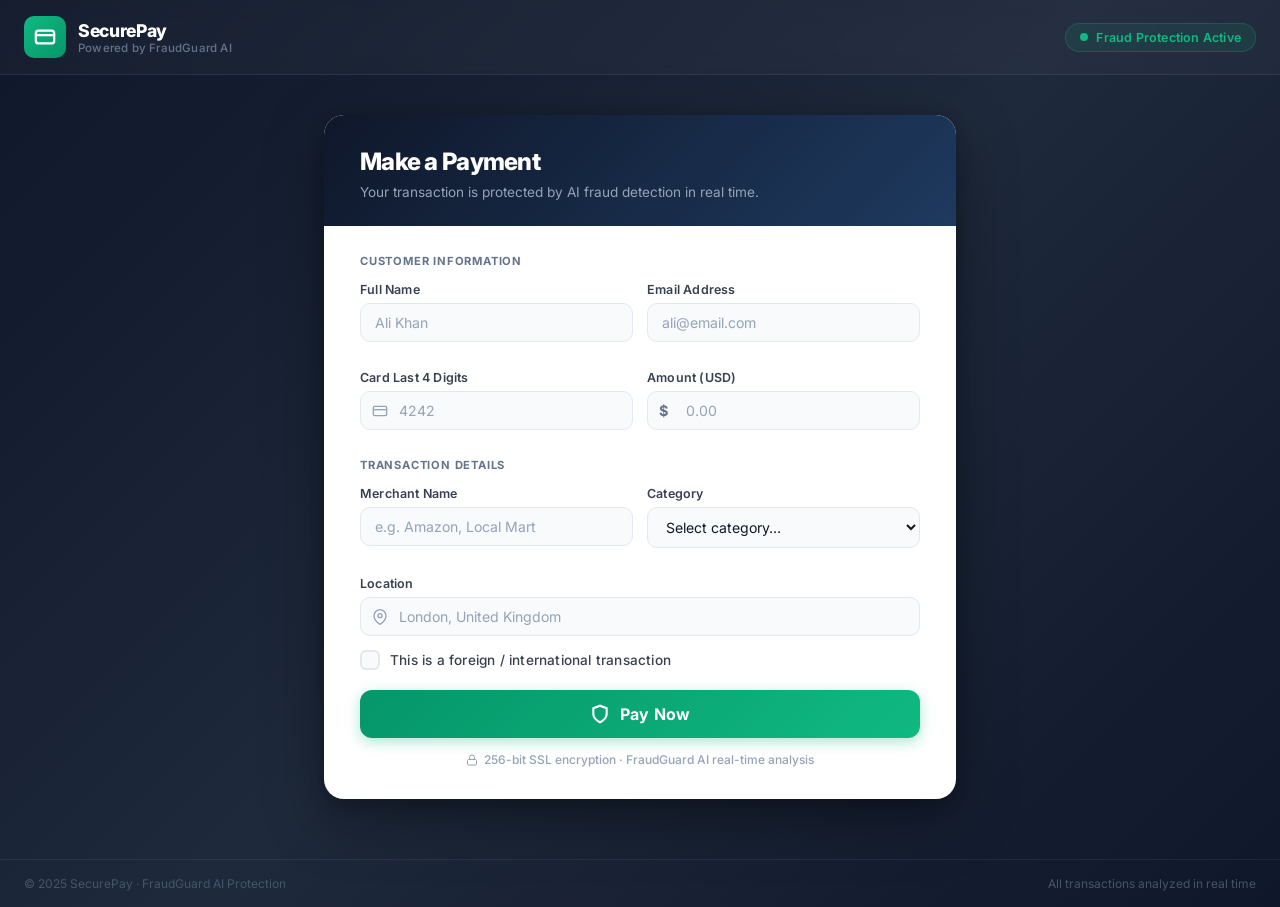
<file: dummy_transaction_app/index.html>
<!DOCTYPE html>
<html lang="en">
<head>
  <meta charset="UTF-8" />
  <meta name="viewport" content="width=device-width, initial-scale=1.0" />
  <title>SecurePay – Banking Transaction App</title>
  <meta name="description" content="SecurePay – Secure banking powered by FraudGuard AI Fraud Detection" />
  <link rel="preconnect" href="https://fonts.googleapis.com" />
  <link href="https://fonts.googleapis.com/css2?family=Inter:wght@300;400;500;600;700;800&display=swap" rel="stylesheet" />
  <link rel="stylesheet" href="/dummy_transaction_app/style.css" />
</head>
<body>
  <div class="app-shell">

    <!-- Header -->
    <header class="sp-header">
      <div class="sp-logo">
        <div class="sp-logo-icon">
          <svg width="22" height="22" viewBox="0 0 24 24" fill="none" stroke="currentColor" stroke-width="2.5">
            <rect x="2" y="5" width="20" height="14" rx="3"/>
            <line x1="2" y1="10" x2="22" y2="10"/>
          </svg>
        </div>
        <div>
          <div class="sp-logo-name">SecurePay</div>
          <div class="sp-logo-sub">Powered by FraudGuard AI</div>
        </div>
      </div>
      <div class="sp-header-badge">
        <span class="pulse-dot"></span>
        Fraud Protection Active
      </div>
    </header>

    <!-- Main Content -->
    <main class="sp-main">

      <!-- FORM SCREEN -->
      <div id="form-screen">
        <div class="sp-card">
          <div class="sp-card-header">
            <h1 class="sp-title">Make a Payment</h1>
            <p class="sp-subtitle">Your transaction is protected by AI fraud detection in real time.</p>
          </div>

          <form id="payment-form" onsubmit="return false" autocomplete="off">

            <!-- Customer Info -->
            <div class="form-section-label">Customer Information</div>
            <div class="form-row">
              <div class="form-group">
                <label for="customer_name">Full Name</label>
                <input type="text" id="customer_name" placeholder="Ali Khan" required />
              </div>
              <div class="form-group">
                <label for="customer_email">Email Address</label>
                <input type="email" id="customer_email" placeholder="ali@email.com" required />
              </div>
            </div>

            <div class="form-row">
              <div class="form-group">
                <label for="card_last4">Card Last 4 Digits</label>
                <div class="input-icon-wrap">
                  <svg class="input-icon" width="16" height="16" viewBox="0 0 24 24" fill="none" stroke="currentColor" stroke-width="2">
                    <rect x="2" y="5" width="20" height="14" rx="2"/>
                    <line x1="2" y1="10" x2="22" y2="10"/>
                  </svg>
                  <input type="text" id="card_last4" maxlength="4" pattern="\d{4}" placeholder="4242" required />
                </div>
              </div>
              <div class="form-group">
                <label for="amount">Amount (USD)</label>
                <div class="input-icon-wrap">
                  <span class="input-icon-text">$</span>
                  <input type="number" id="amount" min="0.01" step="0.01" placeholder="0.00" required />
                </div>
              </div>
            </div>

            <!-- Transaction Info -->
            <div class="form-section-label" style="margin-top:8px;">Transaction Details</div>
            <div class="form-row">
              <div class="form-group">
                <label for="merchant">Merchant Name</label>
                <input type="text" id="merchant" placeholder="e.g. Amazon, Local Mart" required />
              </div>
              <div class="form-group">
                <label for="category">Category</label>
                <select id="category" required>
                  <option value="">Select category…</option>
                  <option value="online">Online / E-commerce</option>
                  <option value="retail">Retail</option>
                  <option value="food">Food & Dining</option>
                  <option value="travel">Travel</option>
                  <option value="entertainment">Entertainment</option>
                  <option value="healthcare">Healthcare</option>
                  <option value="utilities">Utilities</option>
                  <option value="electronics">Electronics</option>
                  <option value="education">Education</option>
                  <option value="fuel">Fuel</option>
                  <option value="clothing">Clothing</option>
                  <option value="other">Other</option>
                </select>
              </div>
            </div>

            <div class="form-group">
              <label for="location">Location</label>
              <div class="input-icon-wrap">
                <svg class="input-icon" width="16" height="16" viewBox="0 0 24 24" fill="none" stroke="currentColor" stroke-width="2">
                  <path d="M21 10c0 7-9 13-9 13s-9-6-9-13a9 9 0 0 1 18 0z"/>
                  <circle cx="12" cy="10" r="3"/>
                </svg>
                <input type="text" id="location" placeholder="London, United Kingdom" required />
              </div>
            </div>

            <div class="form-group checkbox-group">
              <label class="checkbox-label">
                <input type="checkbox" id="is_foreign" />
                <span class="checkbox-custom"></span>
                <span class="checkbox-text">This is a foreign / international transaction</span>
              </label>
            </div>

            <button type="button" id="pay-btn" class="pay-btn" onclick="submitPayment()">
              <svg width="20" height="20" viewBox="0 0 24 24" fill="none" stroke="currentColor" stroke-width="2.5">
                <path d="M12 22s8-4 8-10V5l-8-3-8 3v7c0 6 8 10 8 10z"/>
              </svg>
              <span id="pay-btn-text">Pay Now</span>
            </button>

            <p class="security-note">
              <svg width="12" height="12" viewBox="0 0 24 24" fill="none" stroke="currentColor" stroke-width="2">
                <rect x="3" y="11" width="18" height="11" rx="2"/><path d="M7 11V7a5 5 0 0 1 10 0v4"/>
              </svg>
              256-bit SSL encryption · FraudGuard AI real-time analysis
            </p>
          </form>
        </div>
      </div>

      <!-- RESULT SCREEN -->
      <div id="result-screen" style="display:none;">
        <div class="sp-card result-card">
          <div id="result-icon-wrap" class="result-icon-wrap"></div>
          <h2 id="result-title" class="result-title"></h2>
          <p id="result-message" class="result-message"></p>

          <div class="result-details" id="result-details"></div>

          <div id="helpline-wrap" style="display:none;" class="helpline-box">
            <svg width="16" height="16" viewBox="0 0 24 24" fill="none" stroke="currentColor" stroke-width="2">
              <path d="M22 16.92v3a2 2 0 0 1-2.18 2 19.79 19.79 0 0 1-8.63-3.07A19.5 19.5 0 0 1 4.69 12a19.79 19.79 0 0 1-3.07-8.67A2 2 0 0 1 3.6 1.1h3a2 2 0 0 1 2 1.72 12.84 12.84 0 0 0 .7 2.81 2 2 0 0 1-.45 2.11L7.91 8.7a16 16 0 0 0 6 6l.86-.86a2 2 0 0 1 2.11-.45 12.84 12.84 0 0 0 2.81.7A2 2 0 0 1 21.73 16z"/>
            </svg>
            Bank Helpline: <strong>111-000-111</strong>
          </div>

          <button class="pay-btn new-txn-btn" onclick="resetForm()">
            <svg width="18" height="18" viewBox="0 0 24 24" fill="none" stroke="currentColor" stroke-width="2.5">
              <path d="M21.5 2v6h-6M21.34 15.57a10 10 0 1 1-.92-10.26l5.58 5.69"/>
            </svg>
            New Transaction
          </button>
        </div>
      </div>

    </main>

    <!-- Footer -->
    <footer class="sp-footer">
      <span>© 2025 SecurePay · FraudGuard AI Protection</span>
      <span>All transactions analyzed in real time</span>
    </footer>

  </div>

  <script src="/dummy_transaction_app/app.js"></script>
</body>
</html>
</file>
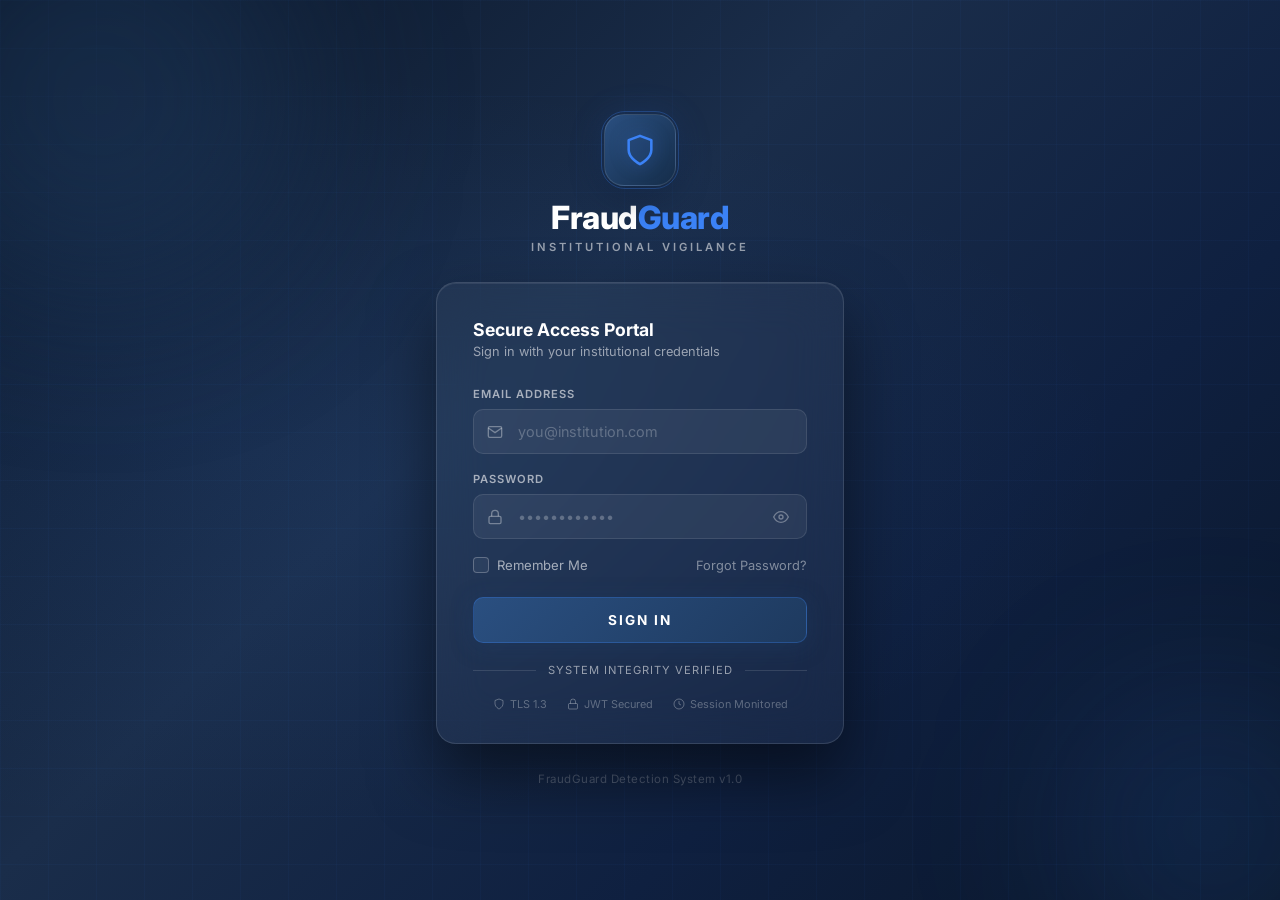
<file: frontend/login.html>
<!DOCTYPE html>
<html lang="en">

<head>
  <meta charset="UTF-8" />
  <meta name="viewport" content="width=device-width, initial-scale=1.0" />
  <title>FraudGuard — Secure Login</title>
  <meta name="description" content="FraudGuard Detection System — Secure institutional login portal." />
  <link href="https://fonts.googleapis.com/css2?family=Inter:wght@300;400;500;600;700;800&display=swap"
    rel="stylesheet">
  <style>
    *,
    *::before,
    *::after {
      box-sizing: border-box;
      margin: 0;
      padding: 0
    }

    :root {
      --navy: #1E3A5F;
      --navy-dark: #152d4a;
      --navy-light: #2a4f80;
      --accent: #3B82F6;
      --accent-glow: rgba(59, 130, 246, .35);
      --white: #FFF;
      --muted: rgba(255, 255, 255, .55);
      --border: rgba(255, 255, 255, .12);
      --error: #EF4444;
    }

    body {
      font-family: 'Inter', sans-serif;
      min-height: 100vh;
      display: flex;
      align-items: center;
      justify-content: center;
      background: radial-gradient(ellipse at 20% 50%, rgba(59, 130, 246, .08) 0%, transparent 60%),
        linear-gradient(135deg, #0a1628 0%, #1a2d4a 40%, #0f2040 70%, #0a1628 100%);
      overflow: hidden;
      position: relative;
    }

    body::before {
      content: '';
      position: fixed;
      inset: 0;
      background-image: linear-gradient(rgba(59, 130, 246, .04) 1px, transparent 1px),
        linear-gradient(90deg, rgba(59, 130, 246, .04) 1px, transparent 1px);
      background-size: 48px 48px;
      pointer-events: none;
      z-index: 0;
    }

    .orb {
      position: fixed;
      border-radius: 50%;
      filter: blur(80px);
      pointer-events: none;
      z-index: 0;
      animation: floatOrb 12s ease-in-out infinite
    }

    .orb-1 {
      width: 400px;
      height: 400px;
      top: -100px;
      left: -100px;
      background: rgba(30, 58, 95, .5)
    }

    .orb-2 {
      width: 300px;
      height: 300px;
      bottom: -80px;
      right: -80px;
      background: rgba(59, 130, 246, .12);
      animation-delay: 4s
    }

    @keyframes floatOrb {

      0%,
      100% {
        transform: translate(0, 0)
      }

      50% {
        transform: translate(20px, -30px)
      }
    }

    .login-wrapper {
      position: relative;
      z-index: 1;
      width: 100%;
      max-width: 440px;
      padding: 24px 16px;
      display: flex;
      flex-direction: column;
      align-items: center;
      gap: 28px;
      animation: fadeUp .7s cubic-bezier(.16, 1, .3, 1) both;
    }

    @keyframes fadeUp {
      from {
        opacity: 0;
        transform: translateY(32px)
      }

      to {
        opacity: 1;
        transform: translateY(0)
      }
    }

    .brand-header {
      text-align: center
    }

    .shield-wrap {
      width: 72px;
      height: 72px;
      border-radius: 20px;
      background: linear-gradient(135deg, var(--navy-light), var(--navy-dark));
      border: 1px solid var(--border);
      display: flex;
      align-items: center;
      justify-content: center;
      margin: 0 auto 16px;
      position: relative;
      box-shadow: 0 0 32px rgba(59, 130, 246, .2), 0 8px 32px rgba(0, 0, 0, .4);
    }

    .shield-wrap svg {
      color: var(--accent);
      filter: drop-shadow(0 0 8px rgba(59, 130, 246, .5))
    }

    .pulse-ring {
      position: absolute;
      inset: -4px;
      border-radius: 24px;
      border: 1px solid rgba(59, 130, 246, .3);
      animation: pulse 2.5s ease-in-out infinite;
    }

    @keyframes pulse {

      0%,
      100% {
        opacity: 0;
        transform: scale(1)
      }

      50% {
        opacity: 1;
        transform: scale(1.08)
      }
    }

    .brand-name {
      font-size: 2rem;
      font-weight: 800;
      letter-spacing: -.5px;
      color: var(--white);
      line-height: 1
    }

    .brand-name span {
      color: var(--accent)
    }

    .brand-sub {
      margin-top: 6px;
      font-size: .7rem;
      font-weight: 600;
      letter-spacing: 3px;
      color: var(--muted);
      text-transform: uppercase
    }

    .login-card {
      width: 100%;
      background: rgba(255, 255, 255, .04);
      backdrop-filter: blur(24px);
      -webkit-backdrop-filter: blur(24px);
      border: 1px solid var(--border);
      border-radius: 20px;
      padding: 36px 36px 32px;
      box-shadow: 0 32px 64px rgba(0, 0, 0, .5), inset 0 1px 0 rgba(255, 255, 255, .08);
    }

    .card-title {
      font-size: 1.1rem;
      font-weight: 700;
      color: var(--white);
      margin-bottom: 4px
    }

    .card-sub {
      font-size: .8rem;
      color: var(--muted);
      margin-bottom: 28px
    }

    .form-group {
      margin-bottom: 18px
    }

    .form-group label {
      display: block;
      font-size: .7rem;
      font-weight: 600;
      letter-spacing: 1px;
      text-transform: uppercase;
      color: rgba(255, 255, 255, .6);
      margin-bottom: 8px;
    }

    .input-wrap {
      position: relative;
      display: flex;
      align-items: center
    }

    .input-icon {
      position: absolute;
      left: 14px;
      color: rgba(255, 255, 255, .35);
      pointer-events: none;
      display: flex;
      align-items: center
    }

    .input-wrap input {
      width: 100%;
      padding: 13px 14px 13px 44px;
      background: rgba(255, 255, 255, .06);
      border: 1px solid rgba(255, 255, 255, .1);
      border-radius: 10px;
      color: var(--white);
      font-family: 'Inter', sans-serif;
      font-size: .9rem;
      outline: none;
      transition: border-color .2s, box-shadow .2s, background .2s;
    }

    .input-wrap input::placeholder {
      color: rgba(255, 255, 255, .25)
    }

    .input-wrap input:focus {
      border-color: var(--accent);
      background: rgba(59, 130, 246, .06);
      box-shadow: 0 0 0 3px var(--accent-glow);
    }

    .toggle-pw {
      position: absolute;
      right: 14px;
      background: none;
      border: none;
      cursor: pointer;
      color: rgba(255, 255, 255, .35);
      display: flex;
      align-items: center;
      padding: 4px;
      transition: color .2s;
    }

    .toggle-pw:hover {
      color: rgba(255, 255, 255, .7)
    }

    .remember-row {
      display: flex;
      align-items: center;
      justify-content: space-between;
      margin-bottom: 24px
    }

    .checkbox-label {
      display: flex;
      align-items: center;
      gap: 8px;
      cursor: pointer;
      font-size: .82rem;
      color: rgba(255, 255, 255, .6);
      user-select: none;
    }

    .checkbox-label input[type="checkbox"] {
      appearance: none;
      -webkit-appearance: none;
      width: 16px;
      height: 16px;
      border: 1.5px solid rgba(255, 255, 255, .25);
      border-radius: 4px;
      background: rgba(255, 255, 255, .05);
      cursor: pointer;
      transition: all .2s;
      flex-shrink: 0;
      position: relative;
    }

    .checkbox-label input[type="checkbox"]:checked {
      background: var(--accent);
      border-color: var(--accent)
    }

    .checkbox-label input[type="checkbox"]:checked::after {
      content: '';
      position: absolute;
      left: 4px;
      top: 1px;
      width: 5px;
      height: 9px;
      border: 2px solid #fff;
      border-top: none;
      border-left: none;
      transform: rotate(45deg);
    }

    .btn-signin {
      width: 100%;
      padding: 14px;
      background: linear-gradient(135deg, var(--navy-light), var(--navy));
      border: 1px solid rgba(59, 130, 246, .3);
      border-radius: 10px;
      color: var(--white);
      font-family: 'Inter', sans-serif;
      font-size: .85rem;
      font-weight: 700;
      letter-spacing: 2px;
      text-transform: uppercase;
      cursor: pointer;
      position: relative;
      overflow: hidden;
      transition: transform .15s, box-shadow .2s;
      box-shadow: 0 4px 20px rgba(30, 58, 95, .5);
    }

    .btn-signin:hover {
      transform: translateY(-1px);
      box-shadow: 0 8px 30px rgba(30, 58, 95, .6)
    }

    .btn-signin:active {
      transform: translateY(0)
    }

    .btn-signin:disabled {
      opacity: .65;
      cursor: not-allowed;
      transform: none
    }

    .spinner {
      display: none;
      width: 16px;
      height: 16px;
      border: 2px solid rgba(255, 255, 255, .3);
      border-top-color: #fff;
      border-radius: 50%;
      animation: spin .7s linear infinite;
      margin: 0 auto;
    }

    .btn-signin.loading .btn-text {
      display: none
    }

    .btn-signin.loading .spinner {
      display: block
    }

    @keyframes spin {
      to {
        transform: rotate(360deg)
      }
    }

    .forgot-link {
      display: block;
      text-align: center;
      margin-top: 14px;
      font-size: .8rem;
      color: rgba(255, 255, 255, .45);
      text-decoration: none;
      transition: color .2s;
    }

    .forgot-link:hover {
      color: var(--accent)
    }

    .error-msg {
      background: rgba(239, 68, 68, .1);
      border: 1px solid rgba(239, 68, 68, .3);
      border-radius: 8px;
      padding: 10px 14px;
      margin-bottom: 16px;
      font-size: .82rem;
      color: #fca5a5;
      display: flex;
      align-items: center;
      gap: 8px;
    }

    .error-msg.hidden {
      display: none
    }

    .divider {
      display: flex;
      align-items: center;
      gap: 12px;
      margin: 20px 0
    }

    .divider::before,
    .divider::after {
      content: '';
      flex: 1;
      height: 1px;
      background: var(--border)
    }

    .divider span {
      font-size: .7rem;
      color: var(--muted);
      white-space: nowrap;
      letter-spacing: 1px
    }

    .sec-badges {
      display: flex;
      justify-content: center;
      gap: 20px
    }

    .sec-badge {
      display: flex;
      align-items: center;
      gap: 5px;
      font-size: .68rem;
      color: rgba(255, 255, 255, .3)
    }

    .login-footer {
      text-align: center;
      font-size: .72rem;
      color: rgba(255, 255, 255, .25);
      letter-spacing: .5px
    }

    @media(max-width:480px) {
      .login-card {
        padding: 28px 22px 24px
      }
    }
  </style>
</head>

<body>
  <div class="orb orb-1"></div>
  <div class="orb orb-2"></div>

  <div class="login-wrapper">
    <div class="brand-header">
      <div class="shield-wrap">
        <div class="pulse-ring"></div>
        <svg width="34" height="34" viewBox="0 0 24 24" fill="none" stroke="currentColor" stroke-width="1.8"
          stroke-linecap="round" stroke-linejoin="round">
          <path d="M12 22s8-4 8-10V5l-8-3-8 3v7c0 6 8 10 8 10z" />
        </svg>
      </div>
      <div class="brand-name">Fraud<span>Guard</span></div>
      <div class="brand-sub">Institutional Vigilance</div>
    </div>

    <div class="login-card">
      <div class="card-title">Secure Access Portal</div>
      <div class="card-sub">Sign in with your institutional credentials</div>

      <div class="error-msg hidden" id="error-msg" role="alert">
        <svg width="14" height="14" viewBox="0 0 24 24" fill="none" stroke="currentColor" stroke-width="2">
          <circle cx="12" cy="12" r="10" />
          <line x1="12" y1="8" x2="12" y2="12" />
          <line x1="12" y1="16" x2="12.01" y2="16" />
        </svg>
        <span id="error-text"></span>
      </div>

      <form id="login-form" novalidate>
        <div class="form-group">
          <label for="login-email">Email Address</label>
          <div class="input-wrap">
            <span class="input-icon">
              <svg width="16" height="16" viewBox="0 0 24 24" fill="none" stroke="currentColor" stroke-width="2">
                <path d="M4 4h16c1.1 0 2 .9 2 2v12c0 1.1-.9 2-2 2H4c-1.1 0-2-.9-2-2V6c0-1.1.9-2 2-2z" />
                <polyline points="22,6 12,13 2,6" />
              </svg>
            </span>
            <input type="email" id="login-email" name="email" placeholder="you@institution.com" autocomplete="email"
              required />
          </div>
        </div>

        <div class="form-group">
          <label for="login-password">Password</label>
          <div class="input-wrap">
            <span class="input-icon">
              <svg width="16" height="16" viewBox="0 0 24 24" fill="none" stroke="currentColor" stroke-width="2">
                <rect x="3" y="11" width="18" height="11" rx="2" ry="2" />
                <path d="M7 11V7a5 5 0 0 1 10 0v4" />
              </svg>
            </span>
            <input type="password" id="login-password" name="password" placeholder="••••••••••••"
              autocomplete="current-password" required />
            <button type="button" class="toggle-pw" id="toggle-pw" aria-label="Toggle password visibility">
              <svg id="eye-icon" width="16" height="16" viewBox="0 0 24 24" fill="none" stroke="currentColor"
                stroke-width="2">
                <path d="M1 12s4-8 11-8 11 8 11 8-4 8-11 8-11-8-11-8z" />
                <circle cx="12" cy="12" r="3" />
              </svg>
            </button>
          </div>
        </div>

        <div class="remember-row">
          <label class="checkbox-label">
            <input type="checkbox" id="remember-me" />
            Remember Me
          </label>
          <a href="#" class="forgot-link" style="margin-top:0" id="forgot-link">Forgot Password?</a>
        </div>

        <button type="submit" class="btn-signin" id="signin-btn">
          <span class="btn-text">SIGN IN</span>
          <div class="spinner"></div>
        </button>
      </form>

      <div class="divider"><span>SYSTEM INTEGRITY VERIFIED</span></div>
      <div class="sec-badges">
        <span class="sec-badge">
          <svg width="12" height="12" viewBox="0 0 24 24" fill="none" stroke="currentColor" stroke-width="2">
            <path d="M12 22s8-4 8-10V5l-8-3-8 3v7c0 6 8 10 8 10z" />
          </svg>
          TLS 1.3
        </span>
        <span class="sec-badge">
          <svg width="12" height="12" viewBox="0 0 24 24" fill="none" stroke="currentColor" stroke-width="2">
            <rect x="3" y="11" width="18" height="11" rx="2" />
            <path d="M7 11V7a5 5 0 0 1 10 0v4" />
          </svg>
          JWT Secured
        </span>
        <span class="sec-badge">
          <svg width="12" height="12" viewBox="0 0 24 24" fill="none" stroke="currentColor" stroke-width="2">
            <circle cx="12" cy="12" r="10" />
            <polyline points="12 6 12 12 16 14" />
          </svg>
          Session Monitored
        </span>
      </div>
    </div>

    <div class="login-footer">FraudGuard Detection System v1.0</div>
  </div>

  <script>
    const API_BASE = window.location.origin

    // ── Password toggle
    const pwInput = document.getElementById('login-password');
    const togglePw = document.getElementById('toggle-pw');
    const eyeIcon = document.getElementById('eye-icon');
    togglePw.addEventListener('click', () => {
      const show = pwInput.type === 'password';
      pwInput.type = show ? 'text' : 'password';
      eyeIcon.innerHTML = show
        ? '<path d="M17.94 17.94A10.07 10.07 0 0 1 12 20c-7 0-11-8-11-8a18.45 18.45 0 0 1 5.06-5.94"/><path d="M9.9 4.24A9.12 9.12 0 0 1 12 4c7 0 11 8 11 8a18.5 18.5 0 0 1-2.16 3.19"/><line x1="1" y1="1" x2="23" y2="23"/>'
        : '<path d="M1 12s4-8 11-8 11 8 11 8-4 8-11 8-11-8-11-8z"/><circle cx="12" cy="12" r="3"/>';
    });

    // ── Error helpers
    const errorBox = document.getElementById('error-msg');
    const errorText = document.getElementById('error-text');
    const showError = msg => { errorText.textContent = msg; errorBox.classList.remove('hidden'); };
    const hideError = () => { errorBox.classList.add('hidden'); };

    // ── Forgot password
    document.getElementById('forgot-link').addEventListener('click', e => {
      e.preventDefault();
      showError('Please contact your system administrator to reset your password.');
    });

    // ── Form submit
    document.getElementById('login-form').addEventListener('submit', async e => {
      e.preventDefault();
      hideError();
      const email = document.getElementById('login-email').value.trim();
      const password = document.getElementById('login-password').value;
      const remember = document.getElementById('remember-me').checked;

      if (!email || !password) { showError('Please enter both email and password.'); return; }

      const btn = document.getElementById('signin-btn');
      btn.disabled = true;
      btn.classList.add('loading');

      try {
        const res = await fetch(`${API_BASE}/api/auth/login`, {
          method: 'POST',
          headers: { 'Content-Type': 'application/json' },
          body: JSON.stringify({ email, password })
        });
        const data = await res.json();

        if (res.ok && data.token) {
          const store = remember ? localStorage : sessionStorage;
          store.setItem('fg_token', data.token);
          store.setItem('fg_user', JSON.stringify(data.user));

          btn.classList.remove('loading');
          btn.style.background = 'linear-gradient(135deg,#059669,#10B981)';
          btn.querySelector('.btn-text').style.display = 'block';
          btn.querySelector('.btn-text').textContent = '✓ ACCESS GRANTED';

          setTimeout(() => { window.location.href = '/dashboard'; }, 800);
        } else {
          showError(data.error || 'Invalid credentials. Please try again.');
          btn.disabled = false;
          btn.classList.remove('loading');
        }
      } catch {
        showError('Unable to reach the server. Please check your connection.');
        btn.disabled = false;
        btn.classList.remove('loading');
      }
    });

    // ── Skip login if already authenticated
    (function checkAuth() {
      if (localStorage.getItem('fg_token') || sessionStorage.getItem('fg_token')) {
        window.location.href = '/dashboard';
      }
    })();
  </script>
</body>

</html>
</file>
<file: dummy_transaction_app/style.css>
/* ── Reset & Base ─────────────────────────────────────────────────────── */
*, *::before, *::after { box-sizing: border-box; margin: 0; padding: 0; }

body {
  font-family: 'Inter', system-ui, -apple-system, sans-serif;
  background: linear-gradient(135deg, #0f172a 0%, #1e293b 50%, #0f172a 100%);
  min-height: 100vh;
  color: #0f172a;
}

/* ── App Shell ────────────────────────────────────────────────────────── */
.app-shell {
  min-height: 100vh;
  display: flex;
  flex-direction: column;
}

/* ── Header ───────────────────────────────────────────────────────────── */
.sp-header {
  display: flex;
  align-items: center;
  justify-content: space-between;
  padding: 16px 24px;
  background: rgba(255,255,255,0.03);
  backdrop-filter: blur(10px);
  border-bottom: 1px solid rgba(255,255,255,0.08);
}

.sp-logo {
  display: flex;
  align-items: center;
  gap: 12px;
}

.sp-logo-icon {
  width: 42px;
  height: 42px;
  background: linear-gradient(135deg, #10b981, #059669);
  border-radius: 10px;
  display: flex;
  align-items: center;
  justify-content: center;
  color: #fff;
  flex-shrink: 0;
}

.sp-logo-name {
  font-size: 1.1rem;
  font-weight: 800;
  color: #fff;
  letter-spacing: -0.02em;
}

.sp-logo-sub {
  font-size: 0.72rem;
  color: #64748b;
  font-weight: 500;
  letter-spacing: 0.2px;
}

.sp-header-badge {
  display: flex;
  align-items: center;
  gap: 8px;
  background: rgba(16,185,129,0.1);
  border: 1px solid rgba(16,185,129,0.25);
  color: #10b981;
  padding: 6px 14px;
  border-radius: 99px;
  font-size: 0.78rem;
  font-weight: 600;
  letter-spacing: 0.2px;
}

.pulse-dot {
  width: 8px;
  height: 8px;
  background: #10b981;
  border-radius: 50%;
  animation: pulse 2s infinite;
  flex-shrink: 0;
}

@keyframes pulse {
  0%, 100% { opacity: 1; transform: scale(1); }
  50% { opacity: 0.6; transform: scale(0.85); }
}

/* ── Main ─────────────────────────────────────────────────────────────── */
.sp-main {
  flex: 1;
  display: flex;
  align-items: flex-start;
  justify-content: center;
  padding: 40px 16px 60px;
}

/* ── Card ─────────────────────────────────────────────────────────────── */
.sp-card {
  background: #fff;
  border-radius: 20px;
  box-shadow: 0 20px 60px rgba(0,0,0,0.35), 0 4px 16px rgba(0,0,0,0.2);
  width: 100%;
  max-width: 640px;
  overflow: hidden;
}

.sp-card-header {
  padding: 32px 36px 24px;
  background: linear-gradient(135deg, #0f172a 0%, #1e3a5f 100%);
  color: #fff;
}

.sp-title {
  font-size: 1.5rem;
  font-weight: 800;
  letter-spacing: -0.03em;
  margin-bottom: 6px;
}

.sp-subtitle {
  font-size: 0.85rem;
  color: #94a3b8;
  font-weight: 400;
  line-height: 1.5;
}

/* ── Form ─────────────────────────────────────────────────────────────── */
form {
  padding: 28px 36px 32px;
}

.form-section-label {
  font-size: 0.7rem;
  font-weight: 700;
  letter-spacing: 0.8px;
  text-transform: uppercase;
  color: #64748b;
  margin-bottom: 14px;
}

.form-row {
  display: grid;
  grid-template-columns: 1fr 1fr;
  gap: 14px;
  margin-bottom: 14px;
}

.form-group {
  display: flex;
  flex-direction: column;
  gap: 6px;
  margin-bottom: 14px;
}

.form-group label {
  font-size: 0.78rem;
  font-weight: 600;
  color: #374151;
  letter-spacing: 0.2px;
}

.form-group input,
.form-group select {
  width: 100%;
  padding: 10px 14px;
  border: 1.5px solid #e2e8f0;
  border-radius: 10px;
  font-family: inherit;
  font-size: 0.88rem;
  color: #0f172a;
  background: #f8fafc;
  outline: none;
  transition: border-color 0.2s, box-shadow 0.2s, background 0.2s;
}

.form-group input:focus,
.form-group select:focus {
  border-color: #1e3a5f;
  background: #fff;
  box-shadow: 0 0 0 3px rgba(30,58,95,0.08);
}

.form-group input::placeholder { color: #94a3b8; }

/* Input with icon */
.input-icon-wrap {
  position: relative;
  display: flex;
  align-items: center;
}

.input-icon-wrap input {
  padding-left: 38px;
}

.input-icon {
  position: absolute;
  left: 12px;
  color: #94a3b8;
  pointer-events: none;
  flex-shrink: 0;
}

.input-icon-text {
  position: absolute;
  left: 12px;
  font-weight: 700;
  color: #64748b;
  font-size: 0.9rem;
  pointer-events: none;
}

/* Checkbox */
.checkbox-group {
  margin-bottom: 20px;
}

.checkbox-label {
  display: flex;
  align-items: center;
  gap: 10px;
  cursor: pointer;
  user-select: none;
}

.checkbox-label input[type="checkbox"] {
  display: none;
}

.checkbox-custom {
  width: 20px;
  height: 20px;
  border: 2px solid #e2e8f0;
  border-radius: 6px;
  background: #f8fafc;
  flex-shrink: 0;
  display: flex;
  align-items: center;
  justify-content: center;
  transition: all 0.2s;
}

.checkbox-label input[type="checkbox"]:checked + .checkbox-custom {
  background: #1e3a5f;
  border-color: #1e3a5f;
}

.checkbox-label input[type="checkbox"]:checked + .checkbox-custom::after {
  content: '';
  width: 5px;
  height: 9px;
  border: 2px solid #fff;
  border-top: none;
  border-left: none;
  transform: rotate(45deg) translateY(-1px);
  display: block;
}

.checkbox-text {
  font-size: 0.85rem;
  color: #374151;
  font-weight: 500;
}

/* ── Pay Button ───────────────────────────────────────────────────────── */
.pay-btn {
  width: 100%;
  padding: 14px 24px;
  background: linear-gradient(135deg, #059669, #10b981);
  color: #fff;
  border: none;
  border-radius: 12px;
  font-family: inherit;
  font-size: 1rem;
  font-weight: 700;
  cursor: pointer;
  display: flex;
  align-items: center;
  justify-content: center;
  gap: 10px;
  letter-spacing: 0.2px;
  transition: all 0.2s;
  box-shadow: 0 4px 14px rgba(16,185,129,0.35);
}

.pay-btn:hover:not(:disabled) {
  background: linear-gradient(135deg, #047857, #059669);
  box-shadow: 0 6px 20px rgba(16,185,129,0.45);
  transform: translateY(-1px);
}

.pay-btn:active:not(:disabled) {
  transform: translateY(0);
}

.pay-btn:disabled {
  opacity: 0.65;
  cursor: not-allowed;
  transform: none;
}

.pay-btn.loading {
  pointer-events: none;
}

@keyframes spin {
  from { transform: rotate(0deg); }
  to { transform: rotate(360deg); }
}

.spinner {
  width: 20px;
  height: 20px;
  border: 2.5px solid rgba(255,255,255,0.4);
  border-top-color: #fff;
  border-radius: 50%;
  animation: spin 0.7s linear infinite;
  flex-shrink: 0;
}

/* ── Security Note ────────────────────────────────────────────────────── */
.security-note {
  margin-top: 14px;
  text-align: center;
  font-size: 0.75rem;
  color: #94a3b8;
  display: flex;
  align-items: center;
  justify-content: center;
  gap: 6px;
  font-weight: 500;
}

/* ── Result Card ──────────────────────────────────────────────────────── */
.result-card {
  text-align: center;
  padding: 48px 36px 40px;
}

.result-icon-wrap {
  display: flex;
  align-items: center;
  justify-content: center;
  margin-bottom: 20px;
}

.result-icon {
  width: 72px;
  height: 72px;
  border-radius: 50%;
  display: flex;
  align-items: center;
  justify-content: center;
}

.result-icon.success { background: #dcfce7; color: #16a34a; }
.result-icon.warning { background: #fef3c7; color: #d97706; }
.result-icon.blocked { background: #fee2e2; color: #dc2626; }

.result-title {
  font-size: 1.5rem;
  font-weight: 800;
  letter-spacing: -0.02em;
  margin-bottom: 8px;
  color: #0f172a;
}

.result-message {
  font-size: 0.9rem;
  color: #64748b;
  line-height: 1.6;
  margin-bottom: 24px;
  max-width: 400px;
  margin-left: auto;
  margin-right: auto;
}

.result-details {
  background: #f8fafc;
  border: 1.5px solid #e2e8f0;
  border-radius: 12px;
  padding: 4px 0;
  margin-bottom: 28px;
  text-align: left;
}

.detail-row {
  display: flex;
  align-items: center;
  justify-content: space-between;
  padding: 11px 18px;
  border-bottom: 1px solid #e2e8f0;
  font-size: 0.85rem;
}

.detail-row:last-child { border-bottom: none; }

.detail-key {
  color: #64748b;
  font-weight: 600;
  font-size: 0.78rem;
  text-transform: uppercase;
  letter-spacing: 0.4px;
}

.detail-val {
  font-weight: 700;
  color: #0f172a;
  font-size: 0.88rem;
  text-align: right;
  word-break: break-all;
}

.badge-approved { color: #16a34a; }
.badge-review   { color: #d97706; }
.badge-blocked  { color: #dc2626; }
.badge-low      { color: #16a34a; }
.badge-medium   { color: #d97706; }
.badge-high     { color: #dc2626; }

.txn-id-val {
  font-family: 'Courier New', monospace;
  font-size: 0.74rem;
  color: #475569;
  max-width: 200px;
  overflow: hidden;
  text-overflow: ellipsis;
  white-space: nowrap;
}

/* ── Helpline ─────────────────────────────────────────────────────────── */
.helpline-box {
  background: #fff5f5;
  border: 1.5px solid #fecaca;
  border-radius: 10px;
  padding: 12px 18px;
  font-size: 0.85rem;
  color: #dc2626;
  font-weight: 600;
  display: flex;
  align-items: center;
  justify-content: center;
  gap: 8px;
  margin-bottom: 24px;
}

/* ── New Transaction Button ───────────────────────────────────────────── */
.new-txn-btn {
  background: linear-gradient(135deg, #1e3a5f, #2d5a9e);
  box-shadow: 0 4px 14px rgba(30,58,95,0.35);
}

.new-txn-btn:hover:not(:disabled) {
  background: linear-gradient(135deg, #172d4a, #1e3a5f);
  box-shadow: 0 6px 20px rgba(30,58,95,0.45);
}

/* ── Footer ───────────────────────────────────────────────────────────── */
.sp-footer {
  padding: 16px 24px;
  display: flex;
  align-items: center;
  justify-content: space-between;
  font-size: 0.75rem;
  color: #475569;
  border-top: 1px solid rgba(255,255,255,0.06);
}

/* ── Responsive ───────────────────────────────────────────────────────── */
@media (max-width: 600px) {
  .sp-header-badge { display: none; }
  .sp-main { padding: 20px 12px 40px; }
  .sp-card-header { padding: 24px 20px 18px; }
  form { padding: 20px 20px 24px; }
  .form-row { grid-template-columns: 1fr; }
  .result-card { padding: 36px 20px 32px; }
  .sp-footer { flex-direction: column; gap: 4px; text-align: center; }
}
</file>
